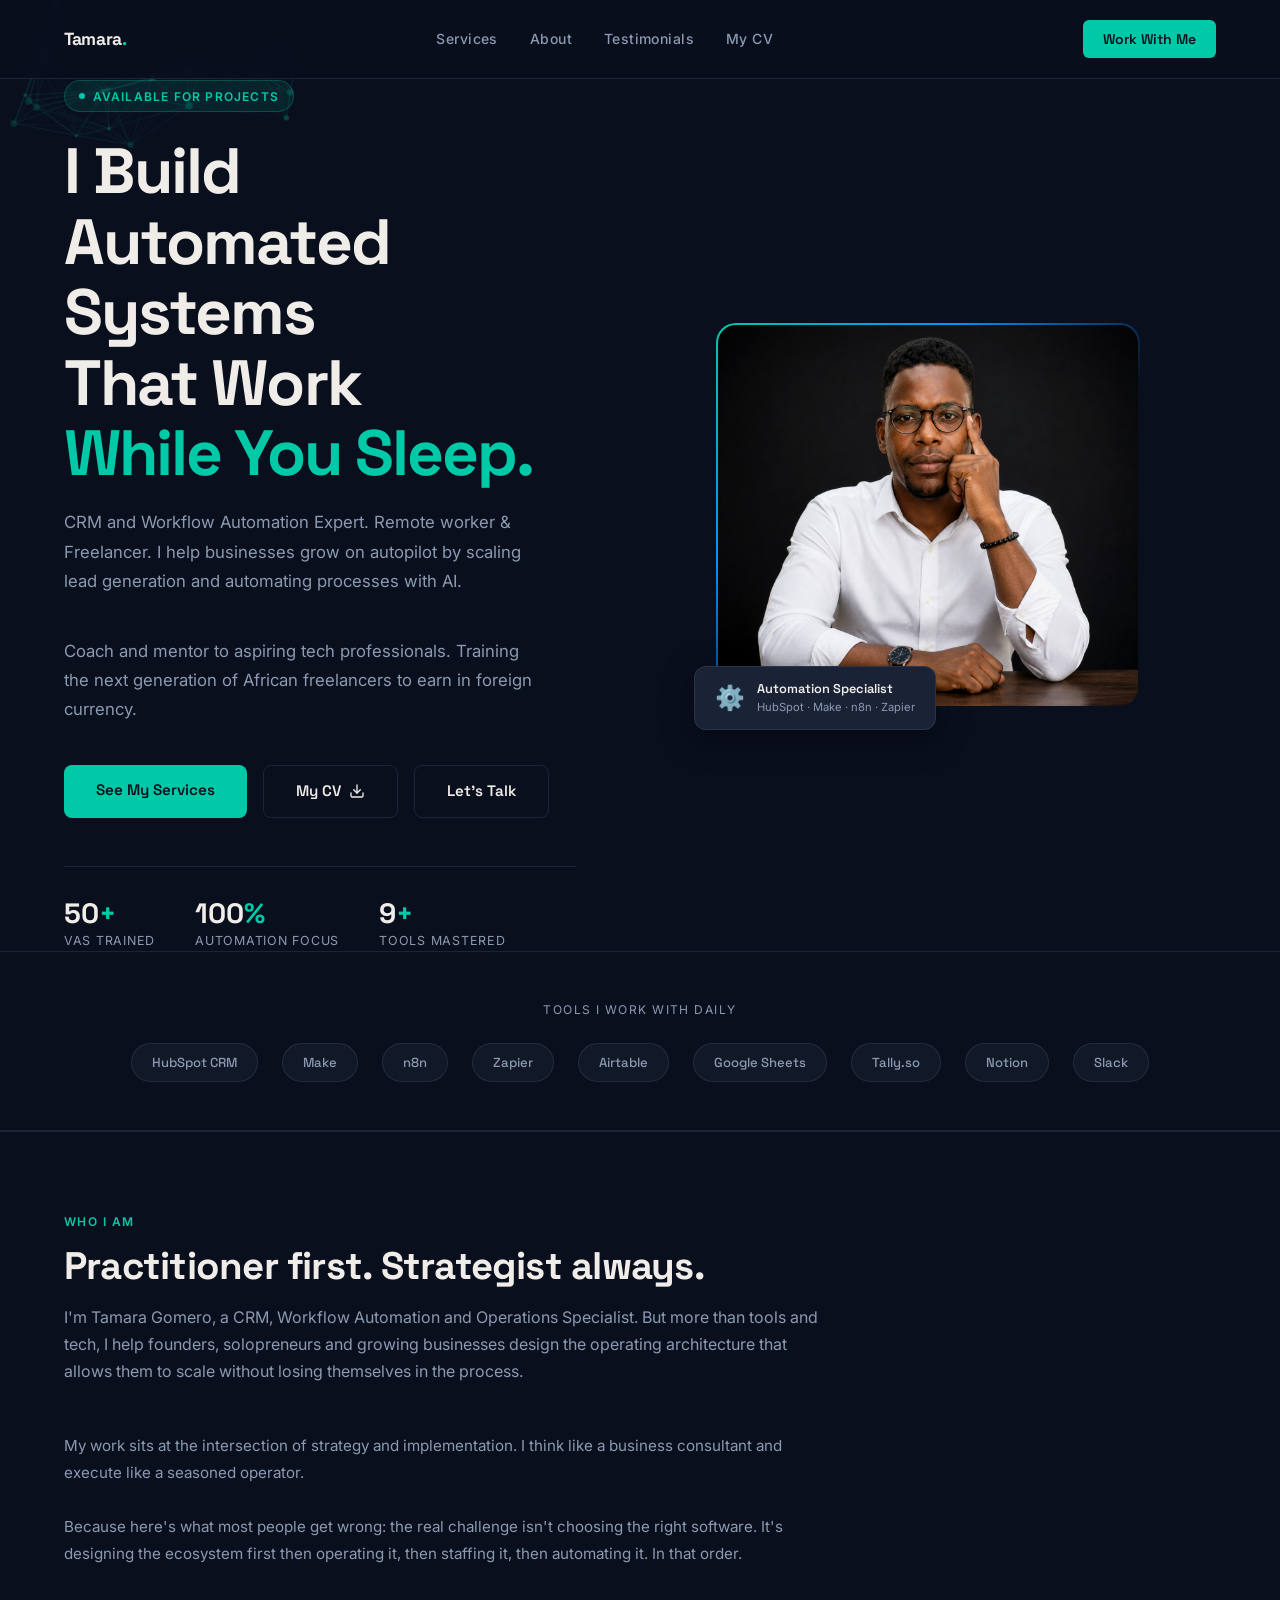
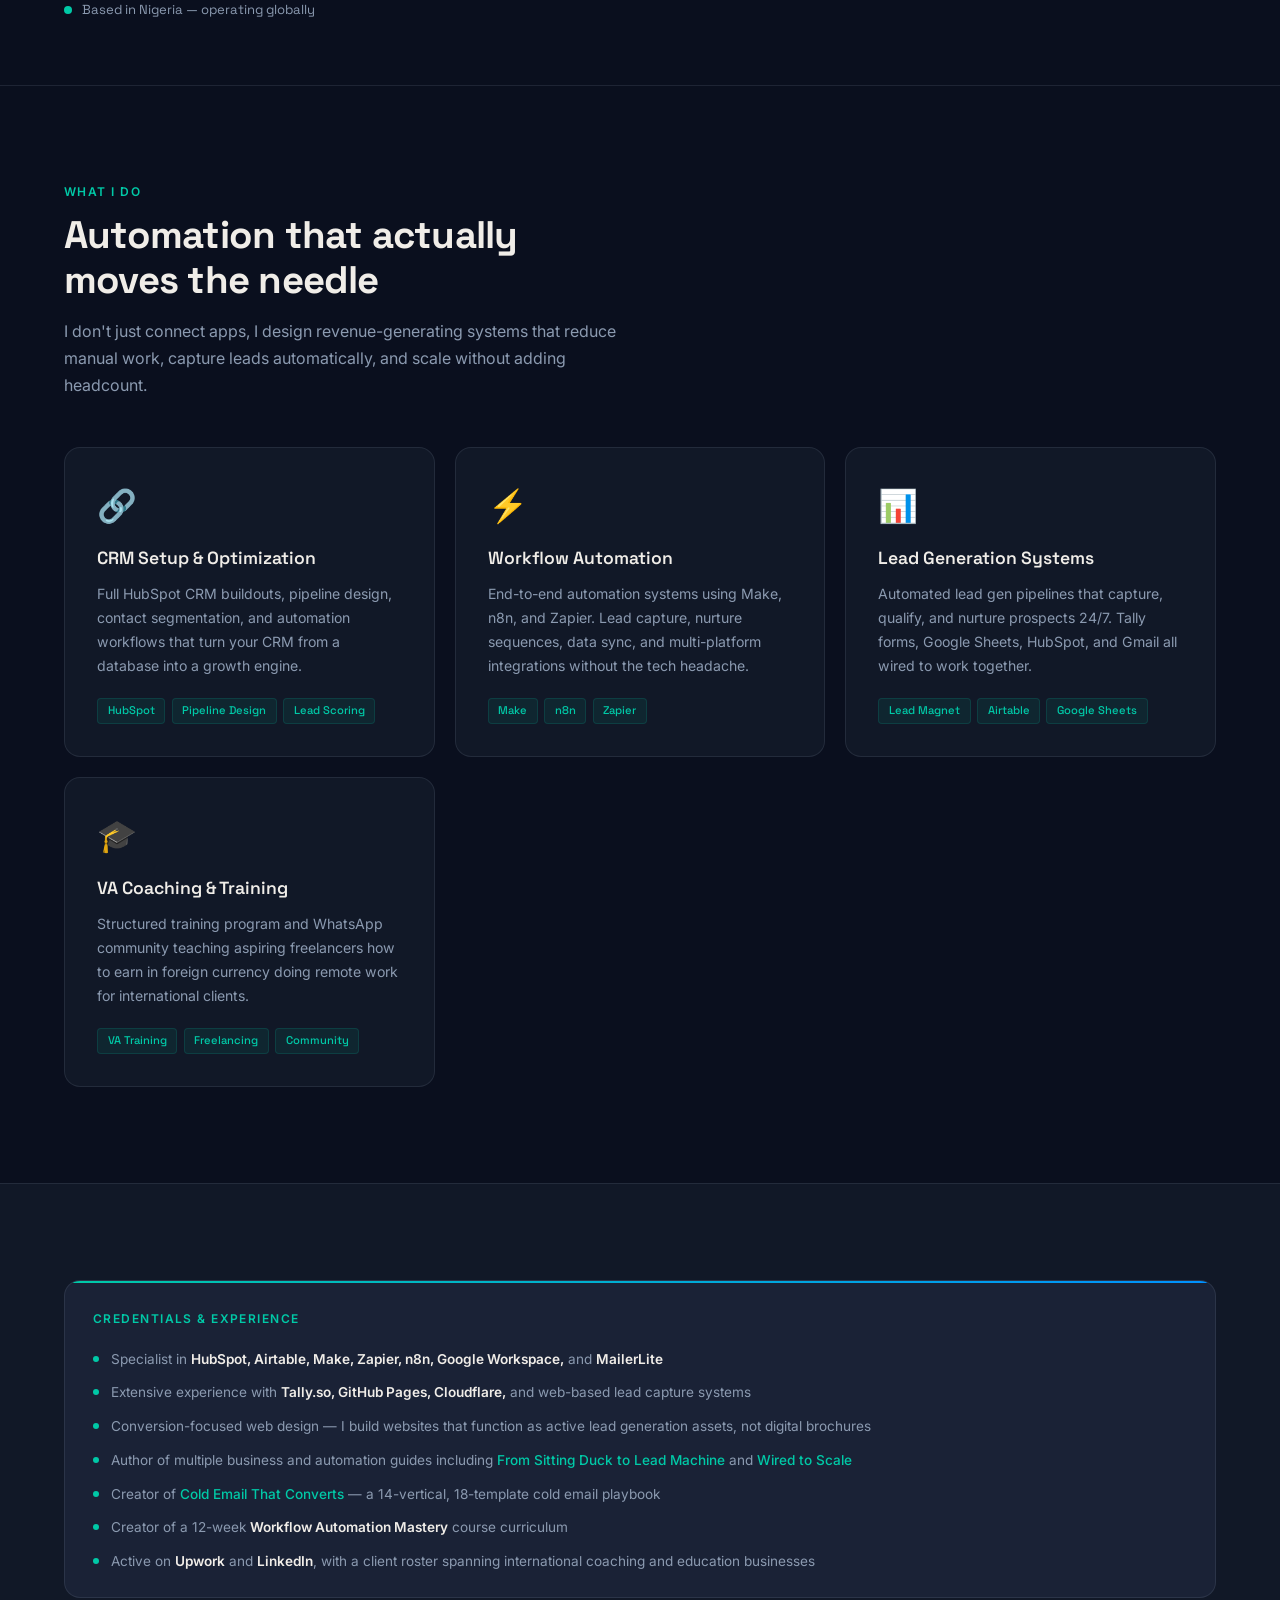
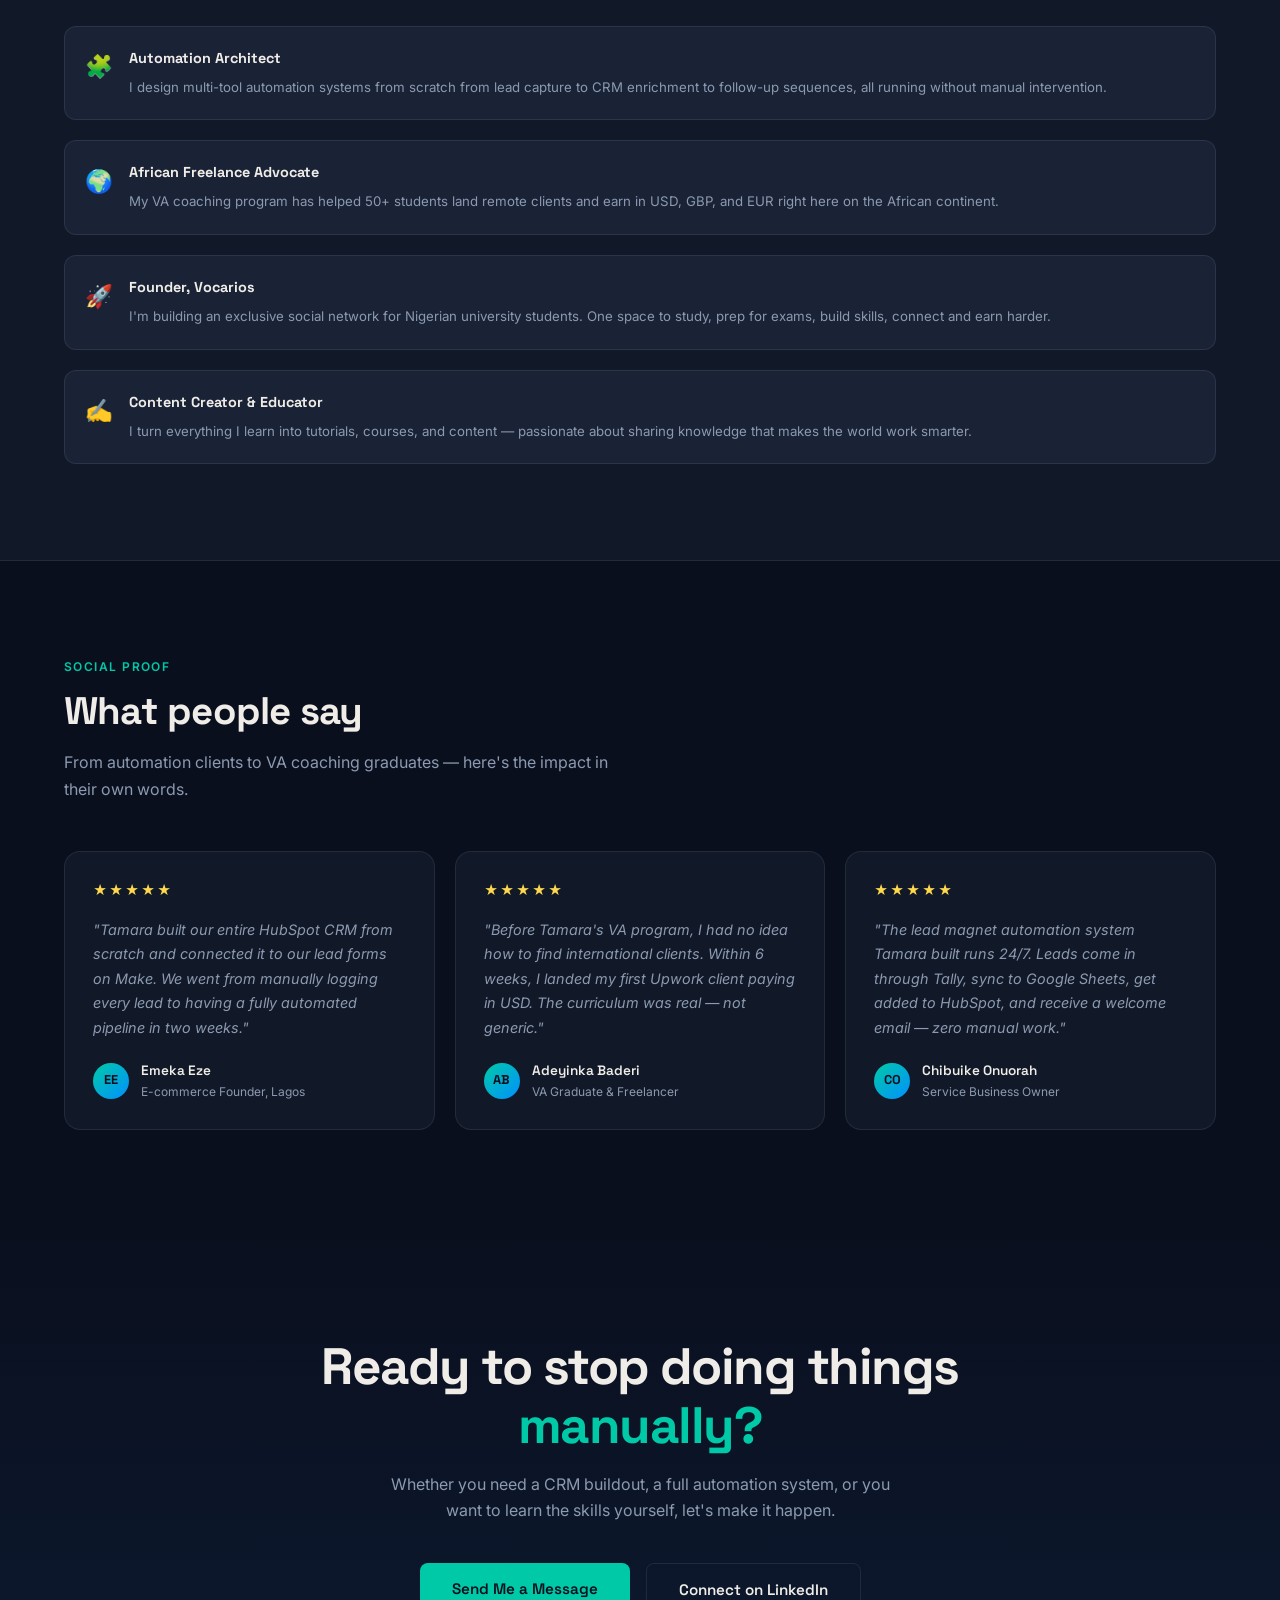
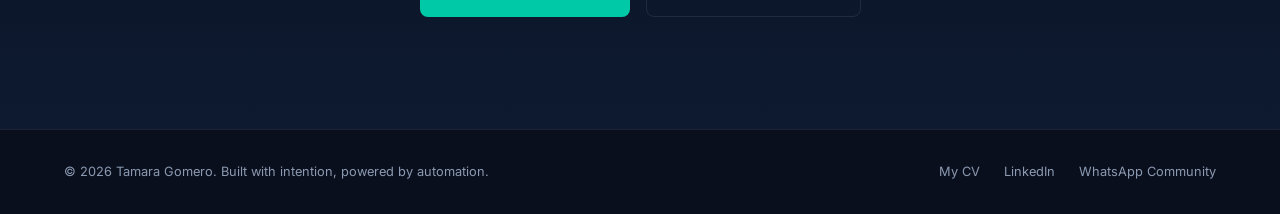
<file: index.html>
<!DOCTYPE html>
<html lang="en">

<head>
  <meta charset="UTF-8" />
  <meta name="viewport" content="width=device-width, initial-scale=1.0" />
  <title>CRM & Workflow Automation Expert</title>
  <link rel="preconnect" href="https://fonts.googleapis.com" />
  <link rel="icon" type="image/x-icon" href="favicon.ico">
  <link
    href="https://fonts.googleapis.com/css2?family=Space+Grotesk:wght@300;400;500;600;700&family=Inter:wght@300;400;500&display=swap"
    rel="stylesheet" />
  <link rel="stylesheet" href="styles.css">
</head>

<body>

  <nav>
    <a href="#" class="nav-logo">Tamara<span>.</span></a>
    <ul class="nav-links">
      <li><a href="#services">Services</a></li>
      <li><a href="#about">About</a></li>
      <li><a href="#testimonials">Testimonials</a></li>
      <li><a href="Tamara_Gomero_CV.pdf" target="_blank">My CV</a></li>
    </ul>
    <a href="https://calendly.com/tamaragomero22/30min" target="_blank" class="nav-cta">Work With Me</a>
  </nav>

  <section class="hero">
    <canvas class="hero-canvas" id="heroCanvas"></canvas>
    <div class="hero-left">
      <div class="hero-eyebrow">Available for Projects</div>
      <h1>
        I Build Automated Systems<br />That Work<br /><span class="accent">While You Sleep.</span>
      </h1>
      <p class="hero-sub">
        CRM and Workflow Automation Expert. Remote worker & Freelancer. I help businesses grow on autopilot by
        scaling lead generation and automating processes with AI.
      </p>

      <p class="hero-sub">
        Coach and mentor to aspiring tech professionals. Training the next generation of African freelancers to earn in
        foreign currency.
      </p>
      <div class="hero-actions">
        <a href="#services" class="btn-primary">See My Services</a>
        <a href="Tamara_Gomero_CV.pdf" target="_blank" class="btn-ghost"
          style="display: inline-flex; align-items: center; gap: 0.5rem;">
          My CV
          <svg width="16" height="16" viewBox="0 0 24 24" fill="none" stroke="currentColor" stroke-width="2"
            stroke-linecap="round" stroke-linejoin="round">
            <path d="M21 15v4a2 2 0 0 1-2 2H5a2 2 0 0 1-2-2v-4"></path>
            <polyline points="7 10 12 15 17 10"></polyline>
            <line x1="12" y1="15" x2="12" y2="3"></line>
          </svg>
        </a>
        <a href="https://calendly.com/tamaragomero22/30min" target="_blank" class="btn-ghost">Let's Talk</a>
      </div>
      <div class="hero-stats">
        <div>
          <div class="stat-num">50<span>+</span></div>
          <div class="stat-label">VAs Trained</div>
        </div>
        <div>
          <div class="stat-num">100<span>%</span></div>
          <div class="stat-label">Automation Focus</div>
        </div>
        <div>
          <div class="stat-num">9<span>+</span></div>
          <div class="stat-label">Tools Mastered</div>
        </div>
      </div>
    </div>
    <div class="hero-right">
      <div class="photo-frame">
        <img src="my_photo.png" alt="Tamara photo">
        <div class="photo-badge">
          <div class="badge-icon">⚙️</div>
          <div>
            <div class="badge-text">Automation Specialist</div>
            <div class="badge-sub">HubSpot · Make · n8n · Zapier</div>
          </div>
        </div>
      </div>
    </div>
  </section>

  <div class="tools-strip">
    <div class="tools-label">Tools I work with daily</div>
    <div class="tools-list">
      <div class="tool-pill">HubSpot CRM</div>
      <div class="tool-pill">Make</div>
      <div class="tool-pill">n8n</div>
      <div class="tool-pill">Zapier</div>
      <div class="tool-pill">Airtable</div>
      <div class="tool-pill">Google Sheets</div>
      <div class="tool-pill">Tally.so</div>
      <div class="tool-pill">Notion</div>
      <div class="tool-pill">Slack</div>
    </div>
  </div>

  <section class="who-i-am-section reveal">
    <div class="who-i-am-inner">
      <div class="who-i-am-text">
        <div class="section-eyebrow">Who I Am</div>
        <h2 class="section-title">Practitioner first. Strategist always.</h2>
        <p class="section-desc">
          I'm Tamara Gomero, a CRM, Workflow Automation and Operations Specialist. But more than tools and tech, I help
          founders, solopreneurs and growing businesses design the operating architecture that allows them to scale
          without losing themselves in the process.
        </p>
        <p style="color: var(--muted); line-height: 1.75; font-size: 0.95rem; margin-bottom: 1.75rem;">
          My work sits at the intersection of strategy and implementation. I think like a business consultant and
          execute like a seasoned operator. </p>

        <p style="color: var(--muted); line-height: 1.75; font-size: 0.95rem; margin-bottom: 1.75rem;">
          Because here's what most people get wrong: the real challenge isn't choosing the right software. It's
          designing the ecosystem first then operating it, then staffing it, then automating it. In that order. </p>
        <div class="about-origin">
          <span class="about-origin-dot"></span>
          <span>Based in Nigeria &mdash; operating globally</span>
        </div>
      </div>
    </div>
  </section>

  <section id="services">
    <div class="reveal">
      <div class="section-eyebrow">What I Do</div>
      <h2 class="section-title">Automation that actually moves the needle</h2>
      <p class="section-desc">I don't just connect apps, I design revenue-generating systems that reduce manual work,
        capture leads automatically, and scale without adding headcount.</p>
    </div>
    <div class="services-grid">
      <div class="service-card reveal">
        <div class="service-icon">🔗</div>
        <h3>CRM Setup & Optimization</h3>
        <p>Full HubSpot CRM buildouts, pipeline design, contact segmentation, and automation workflows that turn your
          CRM from a database into a growth engine.</p>
        <div class="service-tags">
          <span class="stag">HubSpot</span><span class="stag">Pipeline Design</span><span class="stag">Lead
            Scoring</span>
        </div>
      </div>
      <div class="service-card reveal">
        <div class="service-icon">⚡</div>
        <h3>Workflow Automation</h3>
        <p>End-to-end automation systems using Make, n8n, and Zapier. Lead capture, nurture sequences, data sync, and
          multi-platform integrations without the tech headache.</p>
        <div class="service-tags">
          <span class="stag">Make</span><span class="stag">n8n</span><span class="stag">Zapier</span>
        </div>
      </div>
      <div class="service-card reveal">
        <div class="service-icon">📊</div>
        <h3>Lead Generation Systems</h3>
        <p>Automated lead gen pipelines that capture, qualify, and nurture prospects 24/7. Tally forms, Google Sheets,
          HubSpot, and Gmail all wired to work together.</p>
        <div class="service-tags">
          <span class="stag">Lead Magnet</span><span class="stag">Airtable</span><span class="stag">Google Sheets</span>
        </div>
      </div>
      <div class="service-card reveal">
        <div class="service-icon">🎓</div>
        <h3>VA Coaching & Training</h3>
        <p>Structured training program and WhatsApp community teaching aspiring freelancers how to earn in foreign
          currency doing remote work for international clients.</p>
        <div class="service-tags">
          <span class="stag">VA Training</span><span class="stag">Freelancing</span><span class="stag">Community</span>
        </div>
      </div>
    </div>
  </section>

  <section id="about"
    style="background: var(--card); border-top: 1px solid var(--border); border-bottom: 1px solid var(--border);">
    <div class="about-grid about-grid--single">
      <div class="about-right reveal">
        <div class="credentials-block reveal">
          <div class="credentials-header">
            <span class="section-eyebrow" style="margin-bottom:0;">Credentials &amp; Experience</span>
          </div>
          <ul class="credentials-list">
            <li>
              <span class="cred-dot"></span>
              <span>Specialist in <strong>HubSpot, Airtable, Make, Zapier, n8n, Google Workspace,</strong> and
                <strong>MailerLite</strong></span>
            </li>
            <li>
              <span class="cred-dot"></span>
              <span>Extensive experience with <strong>Tally.so, GitHub Pages, Cloudflare,</strong> and web-based lead
                capture systems</span>
            </li>
            <li>
              <span class="cred-dot"></span>
              <span>Conversion-focused web design — I build websites that function as active lead generation assets, not
                digital brochures</span>
            </li>
            <li>
              <span class="cred-dot"></span>
              <span>Author of multiple business and automation guides including <em>From Sitting Duck to Lead
                  Machine</em> and <em>Wired to Scale</em></span>
            </li>
            <li>
              <span class="cred-dot"></span>
              <span>Creator of <em>Cold Email That Converts</em> — a 14-vertical, 18-template cold email playbook</span>
            </li>
            <li>
              <span class="cred-dot"></span>
              <span>Creator of a 12-week <strong>Workflow Automation Mastery</strong> course curriculum</span>
            </li>
            <li>
              <span class="cred-dot"></span>
              <span>Active on <strong>Upwork</strong> and <strong>LinkedIn</strong>, with a client roster spanning
                international coaching and education businesses</span>
            </li>
          </ul>
        </div>

        <ul class="about-list">
          <li>
            <div class="icon">🧩</div>
            <div>
              <strong>Automation Architect</strong>
              <span>I design multi-tool automation systems from scratch from lead capture to CRM enrichment to follow-up
                sequences, all running without manual intervention.</span>
            </div>
          </li>
          <li>
            <div class="icon">🌍</div>
            <div>
              <strong>African Freelance Advocate</strong>
              <span>My VA coaching program has helped 50+ students land remote clients and earn in USD, GBP, and EUR
                right here on the African continent.</span>
            </div>
          </li>
          <li>
            <div class="icon">🚀</div>
            <div>
              <strong>Founder, Vocarios</strong>
              <span>I'm building an exclusive social network for Nigerian university students. One space to study, prep
                for exams, build skills, connect and earn harder.</span>
            </div>
          </li>
          <li>
            <div class="icon">✍️</div>
            <div>
              <strong>Content Creator & Educator</strong>
              <span>I turn everything I learn into tutorials, courses, and content — passionate about sharing knowledge
                that makes the world work smarter.</span>
            </div>
          </li>
        </ul>
      </div>
    </div>
  </section>

  <section id="testimonials">
    <div class="reveal">
      <div class="section-eyebrow">Social Proof</div>
      <h2 class="section-title">What people say</h2>
      <p class="section-desc">From automation clients to VA coaching graduates — here's the impact in their own words.
      </p>
    </div>
    <div class="proof-grid">
      <div class="proof-card reveal">
        <div class="proof-stars">★★★★★</div>
        <p class="proof-text">"Tamara built our entire HubSpot CRM from scratch and connected it to our lead forms on
          Make. We went from manually logging every lead to having a fully automated pipeline in two weeks."</p>
        <div class="proof-author">
          <div class="proof-avatar">EE</div>
          <div>
            <div class="proof-name">Emeka Eze</div>
            <div class="proof-role">E-commerce Founder, Lagos</div>
          </div>
        </div>
      </div>
      <div class="proof-card reveal">
        <div class="proof-stars">★★★★★</div>
        <p class="proof-text">"Before Tamara's VA program, I had no idea how to find international clients. Within 6
          weeks, I landed my first Upwork client paying in USD. The curriculum was real — not generic."</p>
        <div class="proof-author">
          <div class="proof-avatar">AB</div>
          <div>
            <div class="proof-name">Adeyinka Baderi</div>
            <div class="proof-role">VA Graduate & Freelancer</div>
          </div>
        </div>
      </div>
      <div class="proof-card reveal">
        <div class="proof-stars">★★★★★</div>
        <p class="proof-text">"The lead magnet automation system Tamara built runs 24/7. Leads come in through Tally,
          sync to Google Sheets, get added to HubSpot, and receive a welcome email — zero manual work."</p>
        <div class="proof-author">
          <div class="proof-avatar">CO</div>
          <div>
            <div class="proof-name">Chibuike Onuorah</div>
            <div class="proof-role">Service Business Owner</div>
          </div>
        </div>
      </div>
    </div>
  </section>

  <section id="contact" class="cta-section">
    <div class="reveal">
      <h2 class="cta-title">Ready to stop doing things<br /><span class="c-accent">manually?</span></h2>
      <p class="cta-sub">Whether you need a CRM buildout, a full automation system, or you want to learn the skills
        yourself, let's make it happen.</p>
      <div class="cta-actions">
        <a href="mailto:tamaragomero22@gmai.com" class="btn-primary">Send Me a Message</a>
        <a href="https://www.linkedin.com/in/tamara-gomero/" target="_blank" class="btn-ghost">Connect on LinkedIn</a>
      </div>
    </div>
  </section>

  <footer>
    <div class="footer-copy">© 2026 Tamara Gomero. Built with intention, powered by automation.</div>
    <div class="footer-links">
      <a href="Tamara_Gomero_CV.pdf" target="_blank">My CV</a>
      <a href="https://www.linkedin.com/in/tamara-gomero/" target="_blank">LinkedIn</a>
      <a href="https://chat.whatsapp.com/I1VPw5Lcb4c53wvoMhVWnH" target="_blank">WhatsApp Community</a>
    </div>
  </footer>

  <script>
    const canvas = document.getElementById('heroCanvas');
    const ctx = canvas.getContext('2d');
    let W, H, nodes = [];

    function resize() {
      W = canvas.width = canvas.offsetWidth;
      H = canvas.height = canvas.offsetHeight;
    }

    function initNodes() {
      nodes = [];
      for (let i = 0; i < 22; i++) {
        nodes.push({
          x: Math.random() * W, y: Math.random() * H,
          vx: (Math.random() - 0.5) * 0.4, vy: (Math.random() - 0.5) * 0.4,
          r: Math.random() * 3 + 1.5, pulse: Math.random() * Math.PI * 2
        });
      }
    }

    function draw() {
      ctx.clearRect(0, 0, W, H);
      nodes.forEach(n => {
        n.x += n.vx; n.y += n.vy; n.pulse += 0.02;
        if (n.x < 0 || n.x > W) n.vx *= -1;
        if (n.y < 0 || n.y > H) n.vy *= -1;
      });
      for (let i = 0; i < nodes.length; i++) {
        for (let j = i + 1; j < nodes.length; j++) {
          const dx = nodes[i].x - nodes[j].x, dy = nodes[i].y - nodes[j].y;
          const dist = Math.sqrt(dx * dx + dy * dy);
          if (dist < 160) {
            ctx.beginPath();
            ctx.strokeStyle = `rgba(0,201,167,${(1 - dist / 160) * 0.4})`;
            ctx.lineWidth = 0.8;
            ctx.moveTo(nodes[i].x, nodes[i].y);
            ctx.lineTo(nodes[j].x, nodes[j].y);
            ctx.stroke();
          }
        }
      }
      nodes.forEach(n => {
        const glow = 0.5 + 0.5 * Math.sin(n.pulse);
        ctx.beginPath();
        ctx.arc(n.x, n.y, n.r, 0, Math.PI * 2);
        ctx.fillStyle = `rgba(0,201,167,${0.4 + glow * 0.4})`;
        ctx.fill();
      });
      requestAnimationFrame(draw);
    }

    window.addEventListener('resize', () => { resize(); initNodes(); });
    resize(); initNodes(); draw();

    const observer = new IntersectionObserver(entries => {
      entries.forEach(e => { if (e.isIntersecting) e.target.classList.add('visible'); });
    }, { threshold: 0.12, rootMargin: '0px 0px -40px 0px' });
    document.querySelectorAll('.reveal').forEach(r => observer.observe(r));
  </script>
</body>

</html>
</file>
<file: styles.css>
:root {
  --bg: #0A0F1E;
  --card: #111827;
  --card2: #1a2236;
  --text: #F0EDE8;
  --muted: #8B9AB0;
  --accent: #00C9A7;
  --accent2: #0091FF;
  --border: rgba(139,154,176,0.15);
}
*, *::before, *::after { box-sizing: border-box; margin: 0; padding: 0; }
html { scroll-behavior: smooth; }
body {
  background: var(--bg);
  color: var(--text);
  font-family: 'Inter', sans-serif;
  font-size: 16px;
  line-height: 1.6;
  overflow-x: hidden;
}
h1,h2,h3,h4 { font-family: 'Space Grotesk', sans-serif; }

nav {
  position: fixed; top: 0; left: 0; right: 0; z-index: 100;
  display: flex; align-items: center; justify-content: space-between;
  padding: 1.25rem 5vw;
  background: rgba(10,15,30,0.85);
  backdrop-filter: blur(12px);
  border-bottom: 1px solid var(--border);
}
.nav-logo {
  font-family: 'Space Grotesk', sans-serif;
  font-weight: 700; font-size: 1.1rem; letter-spacing: -0.02em;
  color: var(--text); text-decoration: none;
}
.nav-logo span { color: var(--accent); }
.nav-links { display: flex; gap: 2rem; list-style: none; }
.nav-links a {
  color: var(--muted); font-size: 0.875rem; font-weight: 500;
  text-decoration: none; letter-spacing: 0.03em; transition: color 0.2s;
}
.nav-links a:hover { color: var(--accent); }
.nav-cta {
  background: var(--accent); color: var(--bg);
  padding: 0.5rem 1.25rem; border-radius: 6px;
  font-family: 'Space Grotesk', sans-serif;
  font-size: 0.875rem; font-weight: 600;
  text-decoration: none; transition: opacity 0.2s;
}
.nav-cta:hover { opacity: 0.85; }

.hero {
  min-height: 100vh;
  display: grid;
  grid-template-columns: 1fr 1fr;
  align-items: center;
  padding: 0 5vw;
  padding-top: 80px;
  position: relative;
  overflow: hidden;
}
.hero-canvas { position: absolute; inset: 0; z-index: 0; opacity: 0.35; }
.hero-left { position: relative; z-index: 1; padding-right: 4rem; }
.hero-eyebrow {
  display: inline-flex; align-items: center; gap: 0.5rem;
  background: rgba(0,201,167,0.1);
  border: 1px solid rgba(0,201,167,0.25);
  color: var(--accent); font-size: 0.75rem; font-weight: 600;
  letter-spacing: 0.1em; text-transform: uppercase;
  padding: 0.35rem 0.85rem; border-radius: 50px; margin-bottom: 1.5rem;
}
.hero-eyebrow::before {
  content: ''; width: 6px; height: 6px; border-radius: 50%;
  background: var(--accent); animation: pulse 2s infinite;
}
@keyframes pulse {
  0%,100% { opacity: 1; transform: scale(1); }
  50% { opacity: 0.4; transform: scale(1.5); }
}
.hero h1 {
  font-size: clamp(2.5rem, 5vw, 4rem);
  font-weight: 700; line-height: 1.1;
  letter-spacing: -0.03em; margin-bottom: 1.25rem;
}
.hero h1 .accent { color: var(--accent); }
.hero-sub {
  font-size: 1.05rem; color: var(--muted);
  max-width: 480px; line-height: 1.75; margin-bottom: 2.5rem;
}
.hero-actions { display: flex; gap: 1rem; flex-wrap: wrap; }
.btn-primary {
  background: var(--accent); color: var(--bg);
  padding: 0.85rem 2rem; border-radius: 8px;
  font-family: 'Space Grotesk', sans-serif;
  font-size: 0.95rem; font-weight: 600;
  text-decoration: none; transition: transform 0.2s, opacity 0.2s;
  display: inline-block;
}
.btn-primary:hover { transform: translateY(-2px); opacity: 0.9; }
.btn-ghost {
  border: 1px solid var(--border); color: var(--text);
  padding: 0.85rem 2rem; border-radius: 8px;
  font-family: 'Space Grotesk', sans-serif;
  font-size: 0.95rem; font-weight: 600;
  text-decoration: none; transition: border-color 0.2s, color 0.2s;
  display: inline-block;
}
.btn-ghost:hover { border-color: var(--accent); color: var(--accent); }
.hero-stats {
  display: flex; gap: 2.5rem; margin-top: 3rem;
  padding-top: 2rem; border-top: 1px solid var(--border);
}
.stat-num {
  font-family: 'Space Grotesk', sans-serif;
  font-size: 1.75rem; font-weight: 700; color: var(--text); line-height: 1;
}
.stat-num span { color: var(--accent); }
.stat-label { font-size: 0.78rem; color: var(--muted); margin-top: 0.25rem; text-transform: uppercase; letter-spacing: 0.06em; }

.hero-right { position: relative; z-index: 1; display: flex; justify-content: center; align-items: center; }
.photo-frame { position: relative; width: min(420px, 90%); }
.photo-frame::before {
  content: ''; position: absolute; inset: -2px; border-radius: 20px;
  background: linear-gradient(135deg, var(--accent), var(--accent2), transparent 60%);
  z-index: -1;
}
.photo-frame img { width: 100%; border-radius: 18px; display: block; filter: contrast(1.03); }
.photo-badge {
  position: absolute; bottom: -1.5rem; left: -1.5rem;
  background: var(--card2); border: 1px solid var(--border);
  border-radius: 12px; padding: 0.75rem 1.25rem;
  display: flex; align-items: center; gap: 0.75rem;
  box-shadow: 0 8px 32px rgba(0,0,0,0.4);
}
.badge-icon { font-size: 1.5rem; }
.badge-text { font-family: 'Space Grotesk', sans-serif; font-size: 0.8rem; font-weight: 600; }
.badge-sub { font-size: 0.7rem; color: var(--muted); }
.photo-tag {
  position: absolute; top: 1.5rem; right: -1.5rem;
  background: rgba(0,201,167,0.15);
  border: 1px solid rgba(0,201,167,0.3);
  border-radius: 8px; padding: 0.5rem 0.85rem;
  font-size: 0.75rem; font-weight: 600; color: var(--accent);
  font-family: 'Space Grotesk', sans-serif;
}

.tools-strip {
  padding: 3rem 5vw;
  border-top: 1px solid var(--border);
  border-bottom: 1px solid var(--border);
}
.tools-label {
  text-align: center; font-size: 0.75rem; color: var(--muted);
  text-transform: uppercase; letter-spacing: 0.12em; margin-bottom: 1.5rem;
}
.tools-list { display: flex; justify-content: center; flex-wrap: wrap; gap: 1.5rem; }
.tool-pill {
  background: var(--card); border: 1px solid var(--border);
  border-radius: 50px; padding: 0.5rem 1.25rem;
  font-family: 'Space Grotesk', sans-serif;
  font-size: 0.82rem; font-weight: 500; color: var(--muted);
  transition: color 0.2s, border-color 0.2s;
}
.tool-pill:hover { color: var(--accent); border-color: rgba(0,201,167,0.4); }

section { padding: 6rem 5vw; }
.section-eyebrow {
  font-size: 0.75rem; color: var(--accent); font-weight: 600;
  letter-spacing: 0.12em; text-transform: uppercase; margin-bottom: 0.75rem;
}
.section-title {
  font-size: clamp(1.8rem, 3vw, 2.75rem);
  font-weight: 700; letter-spacing: -0.02em; line-height: 1.15;
  margin-bottom: 1rem; max-width: 560px;
}
.section-desc { color: var(--muted); max-width: 560px; line-height: 1.7; margin-bottom: 3rem; }

.services-grid {
  display: grid;
  grid-template-columns: repeat(auto-fit, minmax(280px, 1fr));
  gap: 1.25rem;
}
.service-card {
  background: var(--card); border: 1px solid var(--border);
  border-radius: 16px; padding: 2rem;
  transition: border-color 0.25s, transform 0.25s;
  position: relative; overflow: hidden;
}
.service-card::after {
  content: ''; position: absolute; top: 0; left: 0; right: 0;
  height: 2px;
  background: linear-gradient(90deg, var(--accent), var(--accent2));
  opacity: 0; transition: opacity 0.25s;
}
.service-card:hover { border-color: rgba(0,201,167,0.3); transform: translateY(-4px); }
.service-card:hover::after { opacity: 1; }
.service-icon { font-size: 2rem; margin-bottom: 1rem; display: inline-block; }
.service-card h3 { font-size: 1.1rem; font-weight: 600; margin-bottom: 0.75rem; line-height: 1.3; }
.service-card p { font-size: 0.88rem; color: var(--muted); line-height: 1.7; }
.service-tags { display: flex; flex-wrap: wrap; gap: 0.4rem; margin-top: 1.25rem; }
.stag {
  background: rgba(0,201,167,0.08); border: 1px solid rgba(0,201,167,0.15);
  color: var(--accent); font-size: 0.7rem; font-weight: 500;
  padding: 0.2rem 0.6rem; border-radius: 4px;
  font-family: 'Space Grotesk', sans-serif;
}

.about-grid { display: grid; grid-template-columns: 1fr 1fr; gap: 5rem; align-items: center; }
.about-grid--single { display: block; }

.who-i-am-section {
  padding: 5rem 5vw 4rem;
  border-top: 1px solid var(--border);
  border-bottom: 1px solid var(--border);
}
.who-i-am-inner {
  max-width: 760px;
}
.who-i-am-text .section-title { max-width: 100%; }
.who-i-am-text .section-desc { max-width: 100%; }

.about-list { list-style: none; display: flex; flex-direction: column; gap: 1.25rem; }
.about-list li {
  display: flex; gap: 1rem; align-items: flex-start;
  background: var(--card2); border: 1px solid var(--border);
  border-radius: 12px; padding: 1.25rem;
}
.about-list li .icon { font-size: 1.4rem; flex-shrink: 0; margin-top: 0.1rem; }
.about-list li strong { display: block; font-family: 'Space Grotesk', sans-serif; font-size: 0.9rem; margin-bottom: 0.25rem; }
.about-list li span { font-size: 0.83rem; color: var(--muted); line-height: 1.6; }

.about-origin {
  display: inline-flex; align-items: center; gap: 0.6rem;
  font-size: 0.82rem; color: var(--muted); font-family: 'Space Grotesk', sans-serif;
}
.about-origin-dot {
  width: 8px; height: 8px; border-radius: 50%;
  background: var(--accent); display: inline-block; flex-shrink: 0;
  animation: pulse 2s infinite;
}

.credentials-block {
  margin-bottom: 1.75rem;
  background: var(--card2); border: 1px solid var(--border);
  border-radius: 16px; padding: 1.5rem 1.75rem;
  position: relative; overflow: hidden;
}
.credentials-block::before {
  content: ''; position: absolute; top: 0; left: 0; right: 0;
  height: 2px;
  background: linear-gradient(90deg, var(--accent), var(--accent2));
}
.credentials-header { margin-bottom: 1.1rem; }
.credentials-list { list-style: none; display: flex; flex-direction: column; gap: 0.75rem; }
.credentials-list li {
  display: flex; align-items: flex-start; gap: 0.75rem;
  font-size: 0.85rem; color: var(--muted); line-height: 1.6;
}
.credentials-list li strong { color: var(--text); font-weight: 600; }
.credentials-list li em { color: var(--accent); font-style: normal; font-weight: 500; }
.cred-dot {
  width: 6px; height: 6px; border-radius: 50%;
  background: var(--accent); flex-shrink: 0; margin-top: 0.45rem;
}

.proof-grid {
  display: grid; grid-template-columns: repeat(auto-fit, minmax(280px, 1fr));
  gap: 1.25rem;
}
.proof-card {
  background: var(--card); border: 1px solid var(--border);
  border-radius: 16px; padding: 1.75rem;
}
.proof-stars { color: #FFD84D; font-size: 0.85rem; margin-bottom: 1rem; letter-spacing: 2px; }
.proof-text { font-size: 0.9rem; color: var(--muted); line-height: 1.7; margin-bottom: 1.25rem; font-style: italic; }
.proof-author { display: flex; align-items: center; gap: 0.75rem; }
.proof-avatar {
  width: 36px; height: 36px; border-radius: 50%;
  background: linear-gradient(135deg, var(--accent), var(--accent2));
  display: flex; align-items: center; justify-content: center;
  font-family: 'Space Grotesk', sans-serif; font-weight: 700; font-size: 0.8rem;
  color: var(--bg); flex-shrink: 0;
}
.proof-name { font-family: 'Space Grotesk', sans-serif; font-size: 0.85rem; font-weight: 600; }
.proof-role { font-size: 0.75rem; color: var(--muted); }

.cta-section {
  text-align: center; padding: 7rem 5vw;
  background: linear-gradient(180deg, var(--bg) 0%, #0d1a30 100%);
}
.cta-title {
  font-size: clamp(2rem, 4vw, 3.25rem); font-weight: 700;
  letter-spacing: -0.03em; margin-bottom: 1rem; line-height: 1.15;
}
.cta-title .c-accent { color: var(--accent); }
.cta-sub { color: var(--muted); margin-bottom: 2.5rem; max-width: 520px; margin-left: auto; margin-right: auto; }
.cta-actions { display: flex; gap: 1rem; justify-content: center; flex-wrap: wrap; }

footer {
  padding: 2rem 5vw;
  border-top: 1px solid var(--border);
  display: flex; align-items: center; justify-content: space-between; flex-wrap: wrap; gap: 1rem;
}
.footer-copy { font-size: 0.8rem; color: var(--muted); }
.footer-links { display: flex; gap: 1.5rem; }
.footer-links a { font-size: 0.8rem; color: var(--muted); text-decoration: none; transition: color 0.2s; }
.footer-links a:hover { color: var(--accent); }

.reveal { opacity: 0; transform: translateY(28px); transition: opacity 0.6s ease, transform 0.6s ease; }
.reveal.visible { opacity: 1; transform: translateY(0); }

@media (max-width: 860px) {
  .hero { grid-template-columns: 1fr; text-align: center; padding-top: 100px; gap: 3rem; }
  .hero-left { padding-right: 0; }
  .hero-sub { margin-left: auto; margin-right: auto; }
  .hero-actions { justify-content: center; }
  .hero-stats { justify-content: center; }
  .hero-right { order: -1; }
  .photo-tag, .photo-badge { display: none; }
  .about-grid { grid-template-columns: 1fr; gap: 2.5rem; }
  .nav-links { display: none; }
}
</file>
